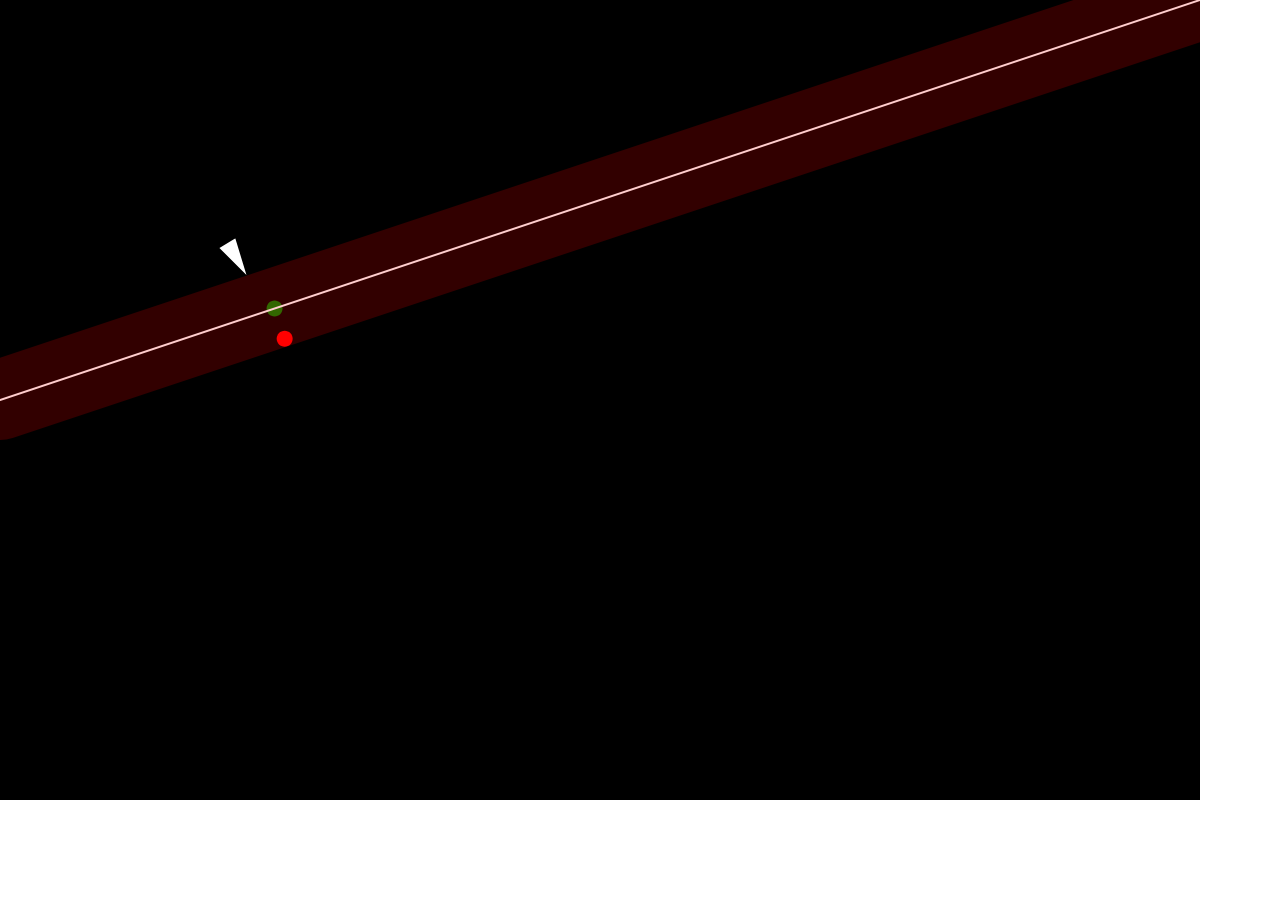
<file: 5-2-PathFollowing/index.html>
<!DOCTYPE html>
<html lang="en">
  <head>
    <meta charset="utf-8" />
    <meta name="viewport" content="width=device-width, initial-scale=1.0">

    <title>Sketch</title>

    <link rel="stylesheet" type="text/css" href="style.css">

    <script src="libraries/p5.min.js"></script>
    <script src="libraries/p5.sound.min.js"></script>
    <script src="path.js"></script>
    <script src="vehicle.js"></script>
    <script src="sketch.js"></script>
  </head>
  <body>
    <!-- Pas besoin de déclarer un canvas pour dessiner en P5.js -->
  </body>
</html>
</file>
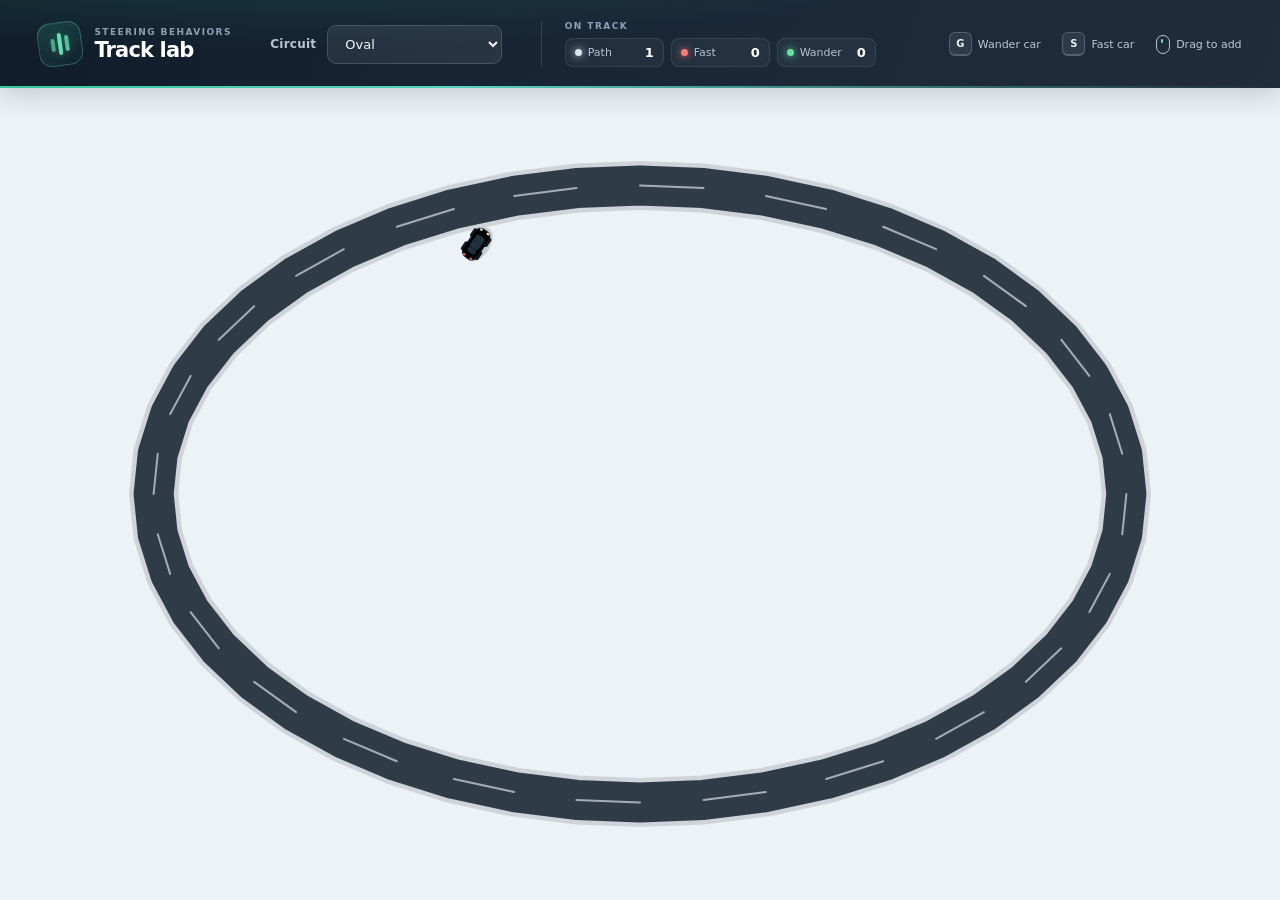
<file: 5-3-PathFollowingComplex/index.html>
<!DOCTYPE html>
<html lang="en">
  <head>
    <meta charset="utf-8" />
    <meta name="viewport" content="width=device-width, initial-scale=1.0">

    <title>Path Following Circuits</title>

    <link rel="stylesheet" type="text/css" href="style.css">

    <script src="libraries/p5.min.js"></script>
    <script src="path.js"></script>
    <script src="vehicle.js"></script>
    <script src="car-renderer.js"></script>
    <script src="path-following-vehicle.js"></script>
    <script src="fast-vehicle.js"></script>
    <script src="wander-vehicle.js"></script>
    <script src="sketch.js"></script>
  </head>
  <body>
    <header class="header">
      <div class="brand">
        <div class="brand-mark" aria-hidden="true"><span></span><span></span><span></span></div>
        <div>
          <p class="eyebrow">STEERING BEHAVIORS</p>
          <h1>Track lab</h1>
        </div>
      </div>

      <div class="circuit-control">
        <label for="circuit-select">Circuit</label>
        <select id="circuit-select">
          <option value="oval">Oval</option>
          <option value="figure-eight">Figure eight</option>
          <option value="clover">Clover</option>
          <option value="rounded">Rounded square</option>
          <option value="winding">Winding</option>
        </select>
      </div>

      <div class="fleet">
        <p class="section-label">ON TRACK</p>
        <ul class="vehicle-counts" aria-label="Vehicle counts" aria-live="polite">
          <li class="count-path"><span class="vehicle-dot" aria-hidden="true"></span><span class="count-label">Path</span><span class="count-value" id="path-count">0</span></li>
          <li class="count-fast"><span class="vehicle-dot" aria-hidden="true"></span><span class="count-label">Fast</span><span class="count-value" id="fast-count">0</span></li>
          <li class="count-wander"><span class="vehicle-dot" aria-hidden="true"></span><span class="count-label">Wander</span><span class="count-value" id="wander-count">0</span></li>
        </ul>
      </div>

      <div class="help" aria-label="Controls">
        <span class="help-item"><kbd>G</kbd> Wander car</span>
        <span class="help-item"><kbd>S</kbd> Fast car</span>
        <span class="help-item"><span class="mouse-icon" aria-hidden="true"></span>Drag to add</span>
      </div>
    </header>
    <main id="canvas-container" aria-label="Vehicle track simulation"></main>
  </body>
</html>
</file>
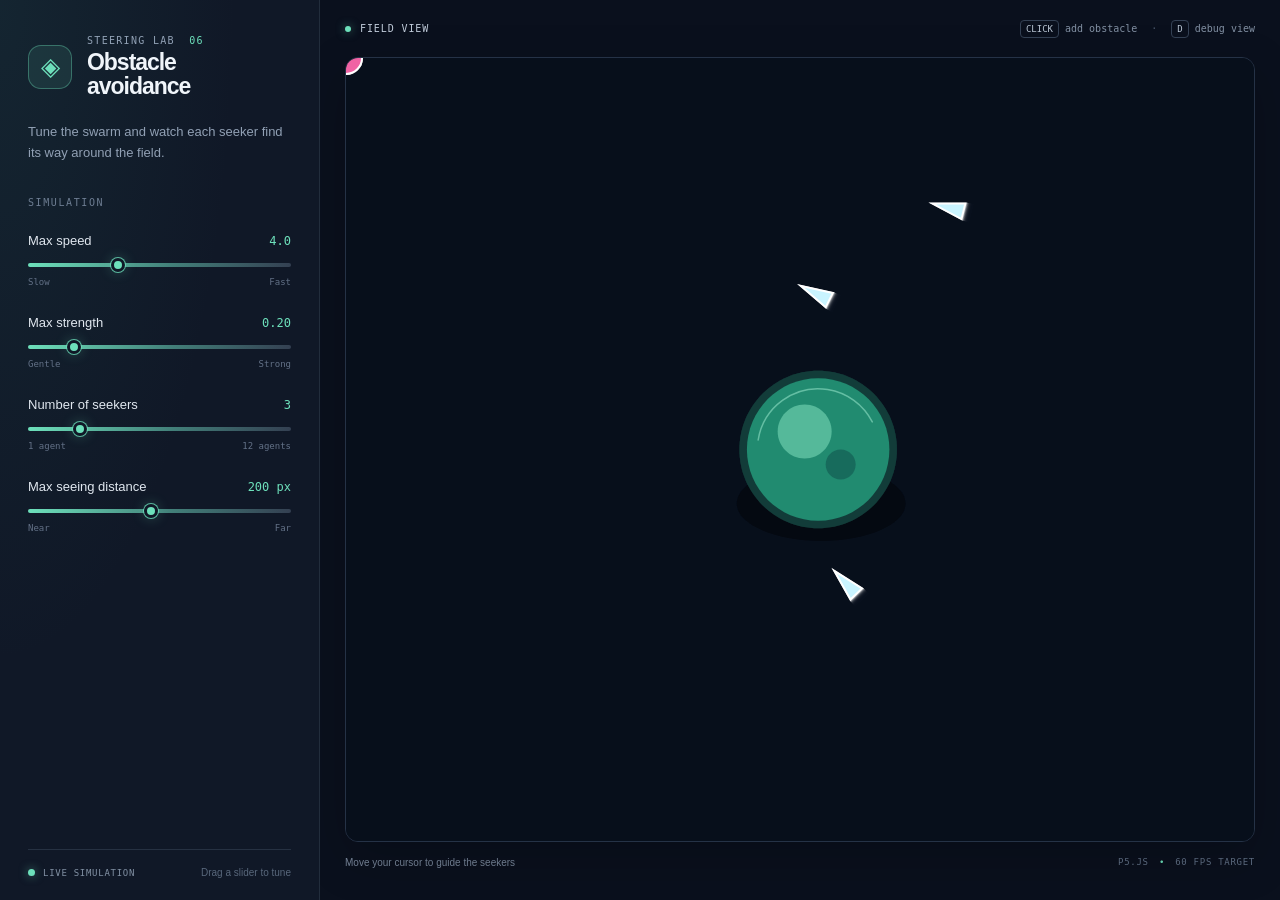
<file: 6-ObstacleAvoidance/index.html>
<!DOCTYPE html>
<html lang="en">
  <head>
    <meta charset="utf-8" />
    <meta name="viewport" content="width=device-width, initial-scale=1.0">

    <title>Obstacle avoidance · Steering lab</title>

    <link rel="stylesheet" type="text/css" href="style.css">

    <script src="libraries/p5.min.js"></script>
    <script src="vehicle.js"></script>
    <script src="obstacle.js"></script>
    <script src="seeker.js"></script>
    <script src="sketch.js"></script>
  </head>
  <body>
    <main class="app-shell">
      <aside class="sidebar" aria-label="Simulation controls">
        <header class="brand">
          <div class="brand-mark" aria-hidden="true">◈</div>
          <div>
            <p class="eyebrow">STEERING LAB <span>06</span></p>
            <h1>Obstacle<br>avoidance</h1>
          </div>
        </header>

        <p class="intro">Tune the swarm and watch each seeker find its way around the field.</p>

        <section class="controls" aria-labelledby="controls-title">
          <h2 id="controls-title">SIMULATION</h2>
          <label class="control" for="speed-control">
            <span class="control-heading"><span>Max speed</span><output id="speed-value">4.0</output></span>
            <input id="speed-control" type="range" min="1" max="10" step="0.5" value="4">
            <span class="range-hint"><span>Slow</span><span>Fast</span></span>
          </label>

          <label class="control" for="strength-control">
            <span class="control-heading"><span>Max strength</span><output id="strength-value">0.20</output></span>
            <input id="strength-control" type="range" min="0.05" max="1" step="0.05" value="0.2">
            <span class="range-hint"><span>Gentle</span><span>Strong</span></span>
          </label>

          <label class="control" for="seeker-control">
            <span class="control-heading"><span>Number of seekers</span><output id="seeker-value">3</output></span>
            <input id="seeker-control" type="range" min="1" max="12" step="1" value="3">
            <span class="range-hint"><span>1 agent</span><span>12 agents</span></span>
          </label>

          <label class="control" for="vision-control">
            <span class="control-heading"><span>Max seeing distance</span><output id="vision-value">200 px</output></span>
            <input id="vision-control" type="range" min="60" max="360" step="10" value="200">
            <span class="range-hint"><span>Near</span><span>Far</span></span>
          </label>
        </section>

        <div class="sidebar-footer">
          <div class="status-dot"></div>
          <span>LIVE SIMULATION</span>
          <span class="footer-note">Drag a slider to tune</span>
        </div>
      </aside>

      <section class="simulation" aria-label="Obstacle avoidance simulation">
        <div class="simulation-header">
          <div><span class="live-dot"></span> FIELD VIEW</div>
          <p><span class="key-hint">CLICK</span> add obstacle <span class="separator">·</span> <span class="key-hint">D</span> debug view</p>
        </div>
        <div id="canvas-wrap" class="canvas-wrap"></div>
        <div class="simulation-footer">
          <span>Move your cursor to guide the seekers</span>
          <span class="coordinate-label">P5.JS <span>•</span> 60 FPS TARGET</span>
        </div>
      </section>
    </main>
  </body>
</html>
</file>
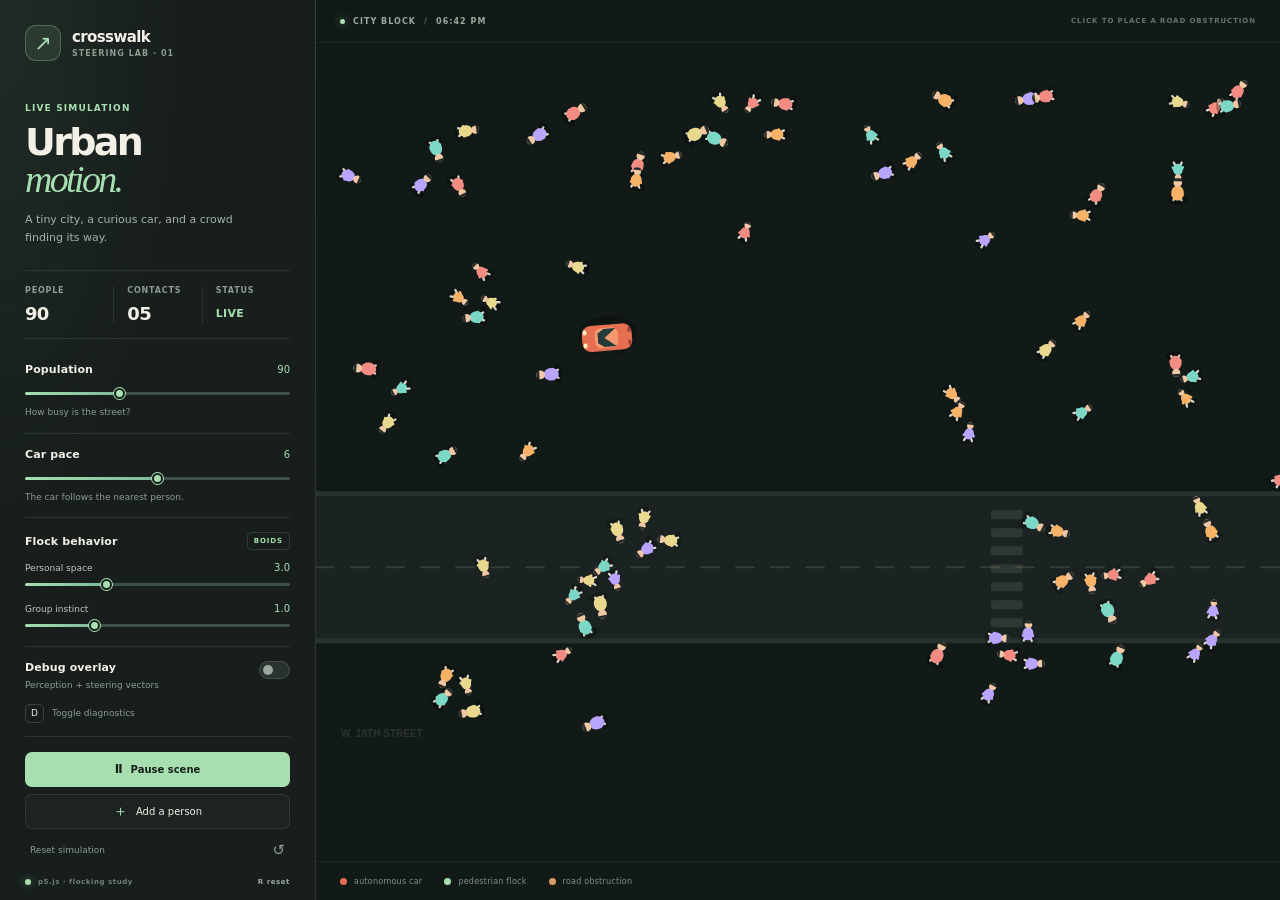
<file: 7-Boids/index.html>
<!DOCTYPE html>
<html lang="en">
  <head>
    <meta charset="utf-8" />
    <meta name="viewport" content="width=device-width, initial-scale=1.0" />
    <meta name="theme-color" content="#101615" />
    <title>Crosswalk — Steering Behaviours</title>
    <link rel="stylesheet" href="style.css" />
    <script src="libraries/p5.min.js"></script>
    <script src="boids.js"></script>
    <script src="obstacle.js"></script>
    <script src="collision.js"></script>
    <script src="sketch.js"></script>
  </head>
  <body>
    <aside class="sidebar">
      <a class="brand" href="#" aria-label="Crosswalk simulation home">
        <span class="brand-mark" aria-hidden="true">↗</span>
        <span>
          <strong>crosswalk</strong>
          <small>STEERING LAB · 01</small>
        </span>
      </a>

      <section class="intro">
        <p class="eyebrow">LIVE SIMULATION</p>
        <h1>Urban<br /><em>motion.</em></h1>
        <p class="intro-copy">A tiny city, a curious car, and a crowd finding its way.</p>
      </section>

      <section class="metrics" aria-label="Simulation statistics">
        <div class="metric"><span>PEOPLE</span><strong id="people-count">0</strong></div>
        <div class="metric"><span>CONTACTS</span><strong id="contact-count">0</strong></div>
        <div class="metric"><span>STATUS</span><strong id="run-status">LIVE</strong></div>
      </section>

      <section class="control-section">
        <div class="section-heading">
          <h2>Population</h2>
          <output id="population-value">90</output>
        </div>
        <input id="population" type="range" min="20" max="220" value="90" step="10" />
        <p class="hint">How busy is the street?</p>
      </section>

      <section class="control-section">
        <div class="section-heading"><h2>Car pace</h2><output id="pace-value">6</output></div>
        <input id="pace" type="range" min="2" max="10" value="6" step="1" />
        <p class="hint">The car follows the nearest person.</p>
      </section>

      <section class="control-section">
        <div class="section-heading"><h2>Flock behavior</h2><span class="tag">BOIDS</span></div>
        <label class="slider-row" for="separation">
          <span>Personal space</span><output id="separation-value">3.0</output>
        </label>
        <input id="separation" type="range" min="0" max="10" value="3" step="0.5" />
        <label class="slider-row second" for="cohesion">
          <span>Group instinct</span><output id="cohesion-value">1.0</output>
        </label>
        <input id="cohesion" type="range" min="0" max="4" value="1" step="0.2" />
      </section>

      <section class="control-section debug-section">
        <div class="section-heading">
          <div><h2>Debug overlay</h2><p class="hint">Perception + steering vectors</p></div>
          <label class="switch" aria-label="Toggle debug overlay">
            <input id="debug-toggle" type="checkbox" />
            <span class="switch-track"></span>
          </label>
        </div>
        <div class="key-hint"><kbd>D</kbd><span>Toggle diagnostics</span></div>
      </section>

      <div class="actions">
        <button id="pause-button" class="button button-primary" type="button"><span>Ⅱ</span> Pause scene</button>
        <button id="add-person-button" class="button button-quiet" type="button"><span>＋</span> Add a person</button>
        <button id="reset-button" class="reset-button" type="button">Reset simulation <span>↺</span></button>
      </div>

      <footer><span class="live-dot"></span> p5.js · flocking study <span class="footer-key">R reset</span></footer>
    </aside>

    <main class="stage" aria-label="Animated city simulation">
      <div class="stage-top">
        <span class="scene-label"><span class="live-dot"></span> CITY BLOCK <span class="separator">/</span> 06:42 PM</span>
        <span class="stage-note">CLICK TO PLACE A ROAD OBSTRUCTION</span>
      </div>
      <div id="world"></div>
      <div class="stage-bottom">
        <span><i class="legend-car"></i> autonomous car</span>
        <span><i class="legend-person"></i> pedestrian flock</span>
        <span><i class="legend-obstacle"></i> road obstruction</span>
      </div>
    </main>
  </body>
</html>
</file>
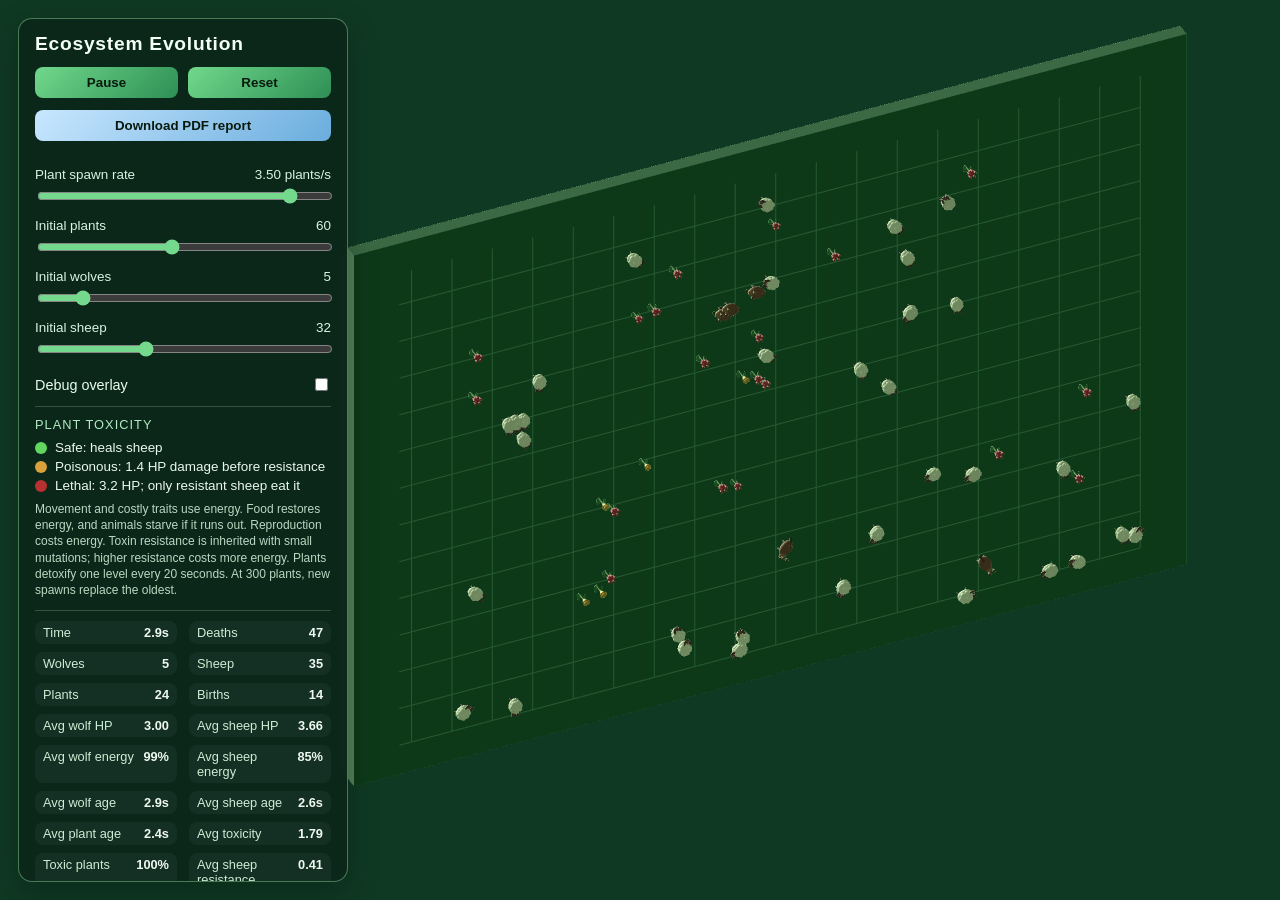
<file: Ecosystem-evolved/index.html>
<!DOCTYPE html>
<html lang="en">
  <head>
    <meta charset="utf-8" />
    <meta name="viewport" content="width=device-width, initial-scale=1.0">

    <title>Ecosystem Evolution</title>

    <link rel="stylesheet" type="text/css" href="style.css">

    <script src="libraries/p5.min.js"></script>
    <script src="libraries/p5.sound.min.js"></script>
    <script src="vehicle.js"></script>
    <script src="ecosystemConfig.js"></script>
    <script src="ecosystemRules.js"></script>
    <script src="sheepSteering.js"></script>
    <script src="ecosystemReport.js"></script>
    <script src="world3d.js"></script>
    <script src="sketch.js"></script>
  </head>
  <body>
    <!-- Pas besoin de déclarer un canvas pour dessiner en P5.js -->
  </body>
</html>
</file>
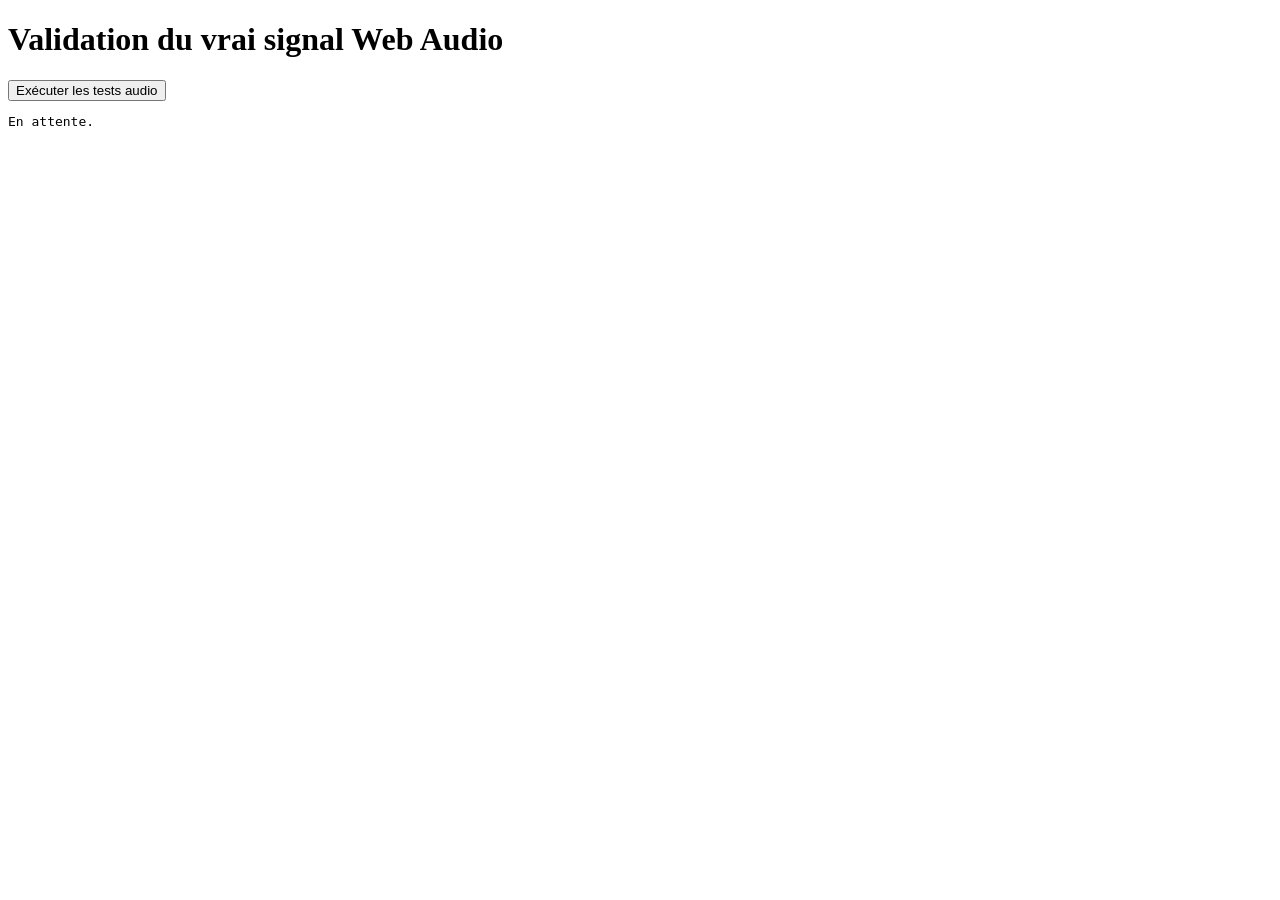
<file: 1-Seek/tests/audio-browser.html>
<!doctype html>
<html lang="fr"><meta charset="utf-8"><title>Validation audio Seek</title>
<script src="../audio.js"></script>
<body><h1>Validation du vrai signal Web Audio</h1>
<button id="run">Exécuter les tests audio</button><pre id="results">En attente.</pre>
<script>
const results = document.getElementById('results');
const check = (condition, message) => {
  if (!condition) throw new Error(message);
  results.textContent += '\nOK — ' + message;
};
const rms = data => Math.sqrt(data.reduce((sum, value) => sum + value * value, 0) / data.length);
const wait = ms => new Promise(resolve => setTimeout(resolve, ms));
async function render(cutoff, pitch = 180, fmRate = 3, mute = false) {
  const context = new OfflineAudioContext(1, 44100, 44100);
  const audio = new PsychedelicAudio();
  audio.build(context);
  audio.filter.frequency.value = cutoff;
  audio.carrier.frequency.value = pitch;
  audio.harmony.frequency.value = pitch * 1.5;
  audio.modulator.frequency.value = fmRate;
  if (mute) audio.silence(0.5);
  const buffer = await context.startRendering();
  return buffer.getChannelData(0);
}
document.getElementById('run').addEventListener('click', async () => {
  const button = document.getElementById('run');
  button.disabled = true;
  results.textContent = 'Tests en cours…';
  const audio = new PsychedelicAudio();
  try {
    // Activation depuis ce clic pour respecter les règles d'autoplay.
    await audio.start();
    await wait(150);
    const samples = new Float32Array(audio.outputAnalyser.fftSize);
    audio.outputAnalyser.getFloatTimeDomainData(samples);
    check(rms(samples) > 0.001, 'Activation : un signal audio est réellement présent');
    const modulation = [];
    for (let i = 0; i < 4; i++) {
      modulation.push(audio.modulation());
      await wait(60);
    }
    check(Math.max(...modulation) - Math.min(...modulation) > 0.1,
      'Couleurs : le signal FM mesuré varie réellement dans le temps');
    const oldContext = audio.context;
    const oldAnalyser = audio.outputAnalyser;
    await audio.stop();
    check(oldContext.state === 'closed', 'Arrêt : le contexte est fermé');
    await wait(100);
    oldAnalyser.getFloatTimeDomainData(samples);
    check(!audio.running && audio.nodes.length === 0 && audio.context === null,
      'Arrêt : aucun graphe ni source conservés');
    await audio.start();
    check(audio.context !== oldContext && audio.context.state === 'running', 'Redémarrage : nouveau contexte sans ancienne nappe');
    await audio.stop();
    const muted = await render(8000, 180, 3, true);
    const before = rms(muted.slice(4410, 17640));
    const after = rms(muted.slice(26460));
    check(before > 0.001 && after < 0.000001, `Mix complet : RMS actif ${before.toFixed(6)}, coupé ${after.toFixed(6)}`);
    const dark = rms((await render(120)).slice(22050));
    const bright = rms((await render(8000)).slice(22050));
    check(bright > dark * 1.5, `Filtre audible : RMS cutoff 120 Hz ${dark.toFixed(5)}, 8000 Hz ${bright.toFixed(5)}`);
    const low = await render(8000, 90);
    const high = await render(8000, 360);
    const crossings = data => {
      let count = 0;
      for (let i = 22051; i < data.length; i++) if (data[i - 1] <= 0 && data[i] > 0) count++;
      return count;
    };
    check(crossings(high) > crossings(low) * 2, 'Pitch : fréquence du signal nettement différente entre haut et bas');
    const slow = await render(8000, 180, 1);
    const fast = await render(8000, 180, 10);
    check(rms(slow.map((v, i) => v - fast[i])) > 0.001, 'FM : signaux différents à 1 Hz et 10 Hz');
    results.textContent += '\nTERMINÉ — Tous les tests Web Audio passent.';
  } catch (error) {
    results.textContent += '\nÉCHEC — ' + error.message;
  } finally {
    await audio.stop();
    button.disabled = false;
  }
});
</script></body></html>
</file>
<file: 5-2-PathFollowing/style.css>
html, body {
  margin: 0;
  padding: 0;
}

canvas {
  display: block;
}
</file>
<file: 5-3-PathFollowingComplex/style.css>
html, body {
  margin: 0;
  padding: 0;
  width: 100%;
  height: 100%;
  overflow: hidden;
  font-family: Inter, ui-sans-serif, system-ui, -apple-system, BlinkMacSystemFont, "Segoe UI", sans-serif;
}

body {
  display: flex;
  flex-direction: column;
  background: #edf2f7;
}

.header {
  box-sizing: border-box;
  position: relative;
  z-index: 1;
  display: flex;
  flex: 0 0 auto;
  align-items: center;
  gap: clamp(18px, 3vw, 44px);
  min-height: 88px;
  padding: 14px clamp(18px, 3vw, 42px);
  color: #f8fafc;
  background:
    radial-gradient(ellipse at 15% -50%, rgba(32, 139, 112, 0.28), transparent 50%),
    linear-gradient(110deg, #111c2a 0%, #1a2838 58%, #202c3a 100%);
  box-shadow: 0 8px 24px rgba(19, 34, 50, 0.18);
}

.header::after {
  position: absolute;
  right: 0;
  bottom: 0;
  left: 0;
  height: 2px;
  background: linear-gradient(90deg, #35c69a, #57d1bd 36%, rgba(87, 209, 189, 0));
  content: "";
}

.brand {
  display: flex;
  flex: 0 0 auto;
  align-items: center;
  gap: 12px;
}

.brand-mark {
  display: flex;
  width: 42px;
  height: 42px;
  align-items: center;
  justify-content: center;
  gap: 3px;
  border: 1px solid rgba(112, 228, 194, 0.28);
  border-radius: 13px;
  background: linear-gradient(145deg, rgba(53, 198, 154, 0.18), rgba(53, 198, 154, 0.04));
  box-shadow: inset 0 1px rgba(255, 255, 255, 0.08);
  transform: rotate(-8deg);
}

.brand-mark span {
  width: 4px;
  border-radius: 4px;
  background: #67e0b7;
  box-shadow: 0 0 10px rgba(103, 224, 183, 0.38);
}

.brand-mark span:nth-child(1) { height: 13px; opacity: 0.65; }
.brand-mark span:nth-child(2) { height: 22px; }
.brand-mark span:nth-child(3) { height: 16px; opacity: 0.8; }

.eyebrow,
.section-label {
  margin: 0;
  color: #8ea1b5;
  font-size: 9px;
  font-weight: 750;
  letter-spacing: 0.16em;
}

.brand h1 {
  margin: 3px 0 0;
  color: #fff;
  font-size: 21px;
  font-weight: 680;
  letter-spacing: -0.04em;
  line-height: 1;
}

.circuit-control {
  display: flex;
  flex: 0 0 auto;
  align-items: center;
  gap: 11px;
}

.circuit-control label {
  color: #b7c4d1;
  font-size: 12px;
  font-weight: 650;
  letter-spacing: 0.02em;
}

.circuit-control select {
  min-width: 174px;
  padding: 10px 34px 10px 13px;
  border: 1px solid rgba(185, 204, 221, 0.2);
  border-radius: 9px;
  outline: none;
  color: #f3f7fb;
  background-color: rgba(255, 255, 255, 0.075);
  font: inherit;
  font-size: 13px;
  cursor: pointer;
  transition: border-color 160ms ease, background-color 160ms ease, box-shadow 160ms ease;
}

.circuit-control select:hover {
  border-color: rgba(103, 224, 183, 0.52);
  background-color: rgba(255, 255, 255, 0.11);
}

.circuit-control select:focus-visible {
  border-color: #67e0b7;
  box-shadow: 0 0 0 3px rgba(103, 224, 183, 0.16);
}

.circuit-control option {
  color: #172333;
}

.fleet {
  display: flex;
  flex: 0 0 auto;
  flex-direction: column;
  gap: 7px;
  padding-left: clamp(12px, 1.8vw, 24px);
  border-left: 1px solid rgba(185, 204, 221, 0.16);
}

.vehicle-counts {
  display: flex;
  gap: 7px;
  margin: 0;
  padding: 0;
  list-style: none;
}

.vehicle-counts li {
  display: flex;
  min-width: 79px;
  align-items: center;
  gap: 6px;
  padding: 6px 9px;
  border: 1px solid rgba(185, 204, 221, 0.12);
  border-radius: 8px;
  background: rgba(255, 255, 255, 0.045);
}

.vehicle-dot {
  width: 7px;
  height: 7px;
  flex: 0 0 auto;
  border-radius: 50%;
  box-shadow: 0 0 9px currentColor;
}

.count-path .vehicle-dot { color: #dbe5ef; background: #dbe5ef; }
.count-fast .vehicle-dot { color: #ff7777; background: #ff7777; }
.count-wander .vehicle-dot { color: #67e0a0; background: #67e0a0; }

.count-label {
  color: #b6c3d0;
  font-size: 11px;
}

.count-value {
  margin-left: auto;
  color: #fff;
  font-size: 13px;
  font-variant-numeric: tabular-nums;
  font-weight: 700;
}

.help {
  display: flex;
  flex: 1 1 auto;
  align-items: center;
  justify-content: flex-end;
  gap: clamp(9px, 1.7vw, 22px);
  min-width: max-content;
  margin: 0 0 0 auto;
  color: #bdc9d5;
  font-size: 11px;
}

.help-item {
  display: inline-flex;
  align-items: center;
  gap: 6px;
}

kbd {
  display: inline-grid;
  width: 21px;
  height: 21px;
  place-items: center;
  border: 1px solid rgba(203, 218, 231, 0.23);
  border-bottom-width: 2px;
  border-radius: 6px;
  color: #e7f0f7;
  background: rgba(255, 255, 255, 0.08);
  font: inherit;
  font-size: 10px;
  font-weight: 750;
}

.mouse-icon {
  position: relative;
  width: 12px;
  height: 17px;
  border: 1.5px solid #b9c8d5;
  border-radius: 7px;
}

.mouse-icon::after {
  position: absolute;
  top: 3px;
  left: 4px;
  width: 2px;
  height: 4px;
  border-radius: 2px;
  background: #67e0b7;
  content: "";
}

#canvas-container {
  position: relative;
  flex: 1 1 auto;
  min-height: 0;
  background-color: #edf2f7;
  background-image:
    radial-gradient(ellipse at 50% 45%, rgba(255, 255, 255, 0.8), transparent 68%),
    linear-gradient(rgba(65, 87, 108, 0.035) 1px, transparent 1px),
    linear-gradient(90deg, rgba(65, 87, 108, 0.035) 1px, transparent 1px);
  background-size: auto, 32px 32px, 32px 32px;
}

canvas {
  display: block;
  width: 100%;
  height: 100%;
}

@media (max-width: 1100px) {
  .header {
    flex-wrap: wrap;
    gap: 14px 22px;
    padding: 13px 20px;
  }

  .help {
    flex-basis: 100%;
    justify-content: flex-start;
    margin-left: 0;
  }
}

@media (max-width: 620px) {
  html, body {
    overflow: auto;
  }

  .header {
    align-items: flex-start;
    gap: 14px;
    padding: 14px 16px 16px;
  }

  .brand {
    width: 100%;
  }

  .circuit-control {
    flex: 1 1 100%;
  }

  .circuit-control select {
    flex: 1 1 auto;
  }

  .fleet {
    width: 100%;
    padding-left: 0;
    border-left: 0;
  }

  .vehicle-counts li {
    flex: 1 1 0;
    min-width: 0;
  }

  .help {
    flex-wrap: wrap;
    gap: 10px 16px;
  }

  #canvas-container {
    min-height: 55vh;
  }
}

#controls { display: flex; flex-wrap: wrap; align-items: center; gap: 10px;
  padding: 12px; background: #20252d; color: white; font: 15px system-ui, sans-serif; }
#controls output { min-width: 32px; }
</file>
<file: 6-ObstacleAvoidance/style.css>
:root {
  color-scheme: dark;
  font-family: "Segoe UI", sans-serif;
  background: #0a101d;
  color: #f0f5fa;
  font-synthesis: none;
  text-rendering: optimizeLegibility;
  -webkit-font-smoothing: antialiased;
  --muted: #8190a5;
  --mint: #6de0bb;
}

* {
  box-sizing: border-box;
}

html,
body {
  width: 100%;
  min-width: 320px;
  height: 100%;
  margin: 0;
}

body {
  overflow: hidden;
}

.app-shell {
  display: flex;
  width: 100%;
  height: 100vh;
  min-height: 520px;
  background: #0a101d;
}

.sidebar {
  position: relative;
  z-index: 1;
  display: flex;
  flex: 0 0 320px;
  flex-direction: column;
  padding: 35px 28px 22px;
  border-right: 1px solid #222d3c;
  background:
    radial-gradient(ellipse at 0 0, rgba(39, 94, 92, 0.19), transparent 52%),
    #101827;
}

.brand {
  display: flex;
  align-items: center;
  gap: 15px;
}

.brand-mark {
  display: grid;
  width: 44px;
  height: 44px;
  place-items: center;
  border: 1px solid rgba(109, 224, 187, 0.36);
  border-radius: 13px;
  background: rgba(109, 224, 187, 0.1);
  color: var(--mint);
  font-size: 25px;
}

.eyebrow,
.controls h2,
.sidebar-footer,
.simulation-header,
.simulation-footer,
.range-hint {
  font-family: Consolas, monospace;
}

.eyebrow {
  margin: 0 0 5px;
  color: #91a1b5;
  font-size: 10px;
  letter-spacing: 0.13em;
}

.eyebrow span {
  margin-left: 7px;
  color: var(--mint);
}

h1 {
  margin: 0;
  font-family: "Segoe UI", sans-serif;
  font-size: 23px;
  font-weight: 600;
  letter-spacing: -0.045em;
  line-height: 1.04;
}

.intro {
  margin: 22px 0 33px;
  color: #91a0b4;
  font-size: 13px;
  line-height: 1.65;
}

.controls h2 {
  margin: 0 0 25px;
  color: #6d7d92;
  font-size: 10px;
  font-weight: 500;
  letter-spacing: 0.16em;
}

.control {
  display: block;
  margin-bottom: 28px;
}

.control-heading {
  display: flex;
  align-items: baseline;
  justify-content: space-between;
  margin-bottom: 15px;
  color: #e0e7ef;
  font-size: 13px;
  font-weight: 500;
}

.control output {
  color: var(--mint);
  font-family: Consolas, monospace;
  font-size: 12px;
  font-variant-numeric: tabular-nums;
}

input[type="range"] {
  display: block;
  width: 100%;
  height: 4px;
  margin: 0;
  appearance: none;
  border-radius: 10px;
  outline: none;
  background: linear-gradient(90deg, #6de0bb 0%, #427f79 55%, #344052 100%);
  cursor: pointer;
}

input[type="range"]::-webkit-slider-thumb {
  width: 14px;
  height: 14px;
  appearance: none;
  border: 3px solid #101827;
  border-radius: 50%;
  background: var(--mint);
  box-shadow: 0 0 0 1px rgba(109, 224, 187, 0.78), 0 0 13px rgba(109, 224, 187, 0.3);
}

input[type="range"]::-moz-range-thumb {
  width: 9px;
  height: 9px;
  border: 3px solid #101827;
  border-radius: 50%;
  background: var(--mint);
  box-shadow: 0 0 0 1px rgba(109, 224, 187, 0.78), 0 0 13px rgba(109, 224, 187, 0.3);
}

input[type="range"]:focus-visible::-webkit-slider-thumb {
  box-shadow: 0 0 0 4px rgba(109, 224, 187, 0.2);
}

.range-hint {
  display: flex;
  justify-content: space-between;
  margin-top: 10px;
  color: #637187;
  font-size: 9px;
}

.sidebar-footer {
  display: flex;
  align-items: center;
  gap: 8px;
  margin-top: auto;
  padding-top: 17px;
  border-top: 1px solid #263142;
  color: #8291a4;
  font-size: 9px;
  letter-spacing: 0.08em;
}

.status-dot,
.live-dot {
  width: 7px;
  height: 7px;
  flex: none;
  border-radius: 50%;
  background: var(--mint);
  box-shadow: 0 0 10px rgba(109, 224, 187, 0.55);
}

.footer-note {
  margin-left: auto;
  color: #58677b;
  font-family: "Segoe UI", sans-serif;
  font-size: 10px;
  letter-spacing: 0;
}

.simulation {
  display: flex;
  min-width: 0;
  flex: 1;
  flex-direction: column;
  padding: 0 25px 18px;
  background: #0a101d;
}

.simulation-header,
.simulation-footer {
  display: flex;
  min-height: 57px;
  align-items: center;
  justify-content: space-between;
  color: #8b99ad;
  font-size: 10px;
  letter-spacing: 0.09em;
}

.simulation-header > div {
  display: flex;
  align-items: center;
  gap: 9px;
  color: #c1ccda;
}

.simulation-header p {
  margin: 0;
  color: #8290a3;
  letter-spacing: 0;
}

.live-dot {
  width: 6px;
  height: 6px;
}

.key-hint {
  display: inline-block;
  padding: 3px 5px;
  border: 1px solid #344154;
  border-radius: 4px;
  color: #bbc7d5;
  font-size: 9px;
}

.separator {
  padding: 0 8px;
  color: #49566a;
}

.canvas-wrap {
  position: relative;
  min-height: 0;
  flex: 1;
  overflow: hidden;
  border: 1px solid #253246;
  border-radius: 13px;
  background-color: #0d1523;
  background-image: radial-gradient(rgba(121, 148, 171, 0.16) 0.8px, transparent 0.8px);
  background-position: -5px -5px;
  background-size: 25px 25px;
  box-shadow: 0 16px 50px rgba(0, 0, 0, 0.2), inset 0 0 45px rgba(60, 100, 123, 0.035);
}

canvas {
  display: block;
}

.simulation-footer {
  min-height: 40px;
  color: #78869a;
  font-family: "Segoe UI", sans-serif;
  font-size: 10px;
  letter-spacing: 0;
}

.coordinate-label {
  color: #617086;
  font-family: Consolas, monospace;
  font-size: 9px;
  letter-spacing: 0.08em;
}

.coordinate-label span {
  padding: 0 4px;
  color: var(--mint);
}

@media (max-width: 760px) {
  body {
    overflow: auto;
  }

  .app-shell {
    height: auto;
    min-height: 100vh;
    flex-direction: column;
  }

  .sidebar {
    flex: none;
    padding: 24px 22px 18px;
    border-right: 0;
    border-bottom: 1px solid #222d3c;
  }

  .intro {
    max-width: 460px;
    margin: 13px 0 20px;
  }

  .controls {
    display: grid;
    grid-template-columns: repeat(2, minmax(0, 1fr));
    column-gap: 24px;
  }

  .controls h2 {
    grid-column: 1 / -1;
    margin-bottom: 17px;
  }

  .control {
    margin-bottom: 21px;
  }

  .sidebar-footer {
    margin-top: 4px;
  }

  .simulation {
    min-height: 55vh;
    padding: 0 14px 12px;
  }

  .simulation-header {
    min-height: 49px;
  }
}

@media (max-width: 420px) {
  .sidebar {
    padding-right: 18px;
    padding-left: 18px;
  }

  .controls {
    column-gap: 16px;
  }

  .simulation-header p {
    font-size: 0;
  }

  .simulation-header .key-hint {
    font-size: 9px;
  }

  .simulation-footer {
    font-size: 9px;
  }
}
</file>
<file: 7-Boids/style.css>
:root {
  color-scheme: dark;
  font-family: Inter, ui-sans-serif, system-ui, -apple-system, BlinkMacSystemFont, "Segoe UI", sans-serif;
  font-synthesis: none;
  text-rendering: optimizeLegibility;
  --ink: #f3f0e8;
  --muted: #8d9b91;
  --accent: #a7dfb1;
  --line: rgba(220, 235, 219, 0.1);
}

* {
  box-sizing: border-box;
}

html,
body {
  width: 100%;
  height: 100%;
  margin: 0;
  overflow: hidden;
  background: #101615;
  color: var(--ink);
}

body {
  display: flex;
}

.sidebar {
  z-index: 2;
  display: flex;
  flex: 0 0 316px;
  flex-direction: column;
  height: 100%;
  padding: 25px 25px 17px;
  overflow-y: auto;
  border-right: 1px solid var(--line);
  background:
    radial-gradient(ellipse at 0 0, rgba(102, 139, 106, 0.12), transparent 40%),
    #171e1c;
}

.brand {
  display: flex;
  align-items: center;
  gap: 11px;
  color: inherit;
  text-decoration: none;
}

.brand-mark {
  display: grid;
  width: 36px;
  height: 36px;
  place-items: center;
  border: 1px solid rgba(167, 223, 177, 0.28);
  border-radius: 11px;
  background: rgba(167, 223, 177, 0.1);
  color: var(--accent);
  font-size: 21px;
}

.brand strong,
.brand small {
  display: block;
}

.brand strong {
  font-size: 15px;
  letter-spacing: -0.04em;
}

.brand small,
.eyebrow,
.metric span,
.scene-label,
.stage-note,
.tag,
.sidebar footer {
  font-size: 9px;
  font-weight: 700;
  letter-spacing: 0.13em;
}

.brand small {
  margin-top: 3px;
  color: var(--muted);
  font-size: 8px;
}

.intro {
  margin: 42px 0 23px;
}

.eyebrow {
  margin: 0 0 11px;
  color: var(--accent);
}

h1 {
  margin: 0;
  font-size: 38px;
  font-weight: 650;
  letter-spacing: -0.07em;
  line-height: 0.97;
}

h1 em {
  color: var(--accent);
  font-family: Georgia, "Times New Roman", serif;
  font-weight: 400;
}

.intro-copy {
  max-width: 230px;
  margin: 13px 0 0;
  color: #a5b0a8;
  font-size: 11px;
  line-height: 1.65;
}

.metrics {
  display: grid;
  grid-template-columns: repeat(3, 1fr);
  margin-bottom: 10px;
  padding: 15px 0 14px;
  border-top: 1px solid var(--line);
  border-bottom: 1px solid var(--line);
}

.metric {
  display: grid;
  gap: 8px;
}

.metric + .metric {
  padding-left: 13px;
  border-left: 1px solid var(--line);
}

.metric span {
  color: var(--muted);
  font-size: 8px;
  letter-spacing: 0.1em;
}

.metric strong {
  font-size: 18px;
  font-weight: 550;
  letter-spacing: -0.04em;
}

#run-status {
  color: var(--accent);
  font-size: 11px;
  letter-spacing: 0.03em;
}

.control-section {
  padding: 14px 0 13px;
  border-bottom: 1px solid var(--line);
}

.section-heading,
.slider-row {
  display: flex;
  align-items: center;
  justify-content: space-between;
}

.section-heading h2 {
  margin: 0;
  font-size: 11px;
  font-weight: 600;
  letter-spacing: 0.01em;
}

.section-heading output,
.slider-row output {
  color: var(--accent);
  font-size: 10px;
  font-variant-numeric: tabular-nums;
}

input[type="range"] {
  display: block;
  width: 100%;
  height: 15px;
  margin: 10px 0 0;
  appearance: none;
  background: transparent;
  cursor: pointer;
}

input[type="range"]::-webkit-slider-runnable-track {
  height: 3px;
  border-radius: 5px;
  background: linear-gradient(90deg, #a7dfb1 0%, #7eb99a var(--range-progress, 50%), #3c5147 var(--range-progress, 50%), #3c5147 100%);
}

input[type="range"]::-moz-range-track {
  height: 3px;
  border-radius: 5px;
  background: #3c5147;
}

input[type="range"]::-moz-range-progress {
  height: 3px;
  border-radius: 5px;
  background: #a7dfb1;
}

input[type="range"]::-webkit-slider-thumb {
  width: 11px;
  height: 11px;
  margin-top: -4px;
  appearance: none;
  border: 2px solid #171e1c;
  border-radius: 50%;
  background: var(--accent);
  box-shadow: 0 0 0 1px var(--accent);
}

input[type="range"]::-moz-range-thumb {
  width: 8px;
  height: 8px;
  border: 2px solid #171e1c;
  border-radius: 50%;
  background: var(--accent);
  box-shadow: 0 0 0 1px var(--accent);
}

.hint {
  margin: 5px 0 0;
  color: var(--muted);
  font-size: 9px;
  line-height: 1.5;
}

.tag {
  padding: 4px 6px;
  border: 1px solid rgba(167, 223, 177, 0.17);
  border-radius: 4px;
  color: var(--accent);
  font-size: 7px;
}

.slider-row {
  margin-top: 12px;
  color: #c0c9c1;
  font-size: 9px;
}

.slider-row.second {
  margin-top: 11px;
}

.slider-row + input[type="range"] {
  margin-top: 4px;
}

.debug-section .section-heading {
  align-items: flex-start;
}

.switch {
  position: relative;
  display: inline-flex;
  flex: 0 0 auto;
  width: 31px;
  height: 18px;
  cursor: pointer;
}

.switch input {
  width: 0;
  height: 0;
  opacity: 0;
}

.switch-track {
  position: absolute;
  inset: 0;
  border: 1px solid #46514a;
  border-radius: 20px;
  background: #29322e;
  transition: 160ms ease;
}

.switch-track::before {
  position: absolute;
  top: 3px;
  left: 3px;
  width: 10px;
  height: 10px;
  border-radius: 50%;
  background: #9aa79c;
  content: "";
  transition: 160ms ease;
}

.switch input:checked + .switch-track {
  border-color: var(--accent);
  background: #58785e;
}

.switch input:checked + .switch-track::before {
  transform: translateX(13px);
  background: #f0f6e9;
}

.key-hint {
  display: flex;
  align-items: center;
  gap: 8px;
  margin-top: 11px;
  color: var(--muted);
  font-size: 9px;
}

kbd {
  display: grid;
  width: 19px;
  height: 19px;
  place-items: center;
  border: 1px solid #39443e;
  border-radius: 5px;
  color: var(--ink);
  font: inherit;
}

.actions {
  display: grid;
  gap: 7px;
  margin-top: 15px;
}

.button,
.reset-button {
  display: flex;
  align-items: center;
  justify-content: center;
  gap: 8px;
  width: 100%;
  min-height: 35px;
  border: 1px solid transparent;
  border-radius: 7px;
  color: var(--ink);
  font: inherit;
  font-size: 10px;
  cursor: pointer;
  transition: background 130ms ease, border-color 130ms ease, transform 130ms ease;
}

.button:hover,
.reset-button:hover {
  transform: translateY(-1px);
}

.button:disabled {
  border-color: transparent;
  background: #2b3530;
  color: #76847a;
  cursor: not-allowed;
  transform: none;
}

.button-primary {
  background: var(--accent);
  color: #152119;
  font-weight: 650;
}

.button-primary:hover {
  background: #b8e9c1;
}

.button-primary span {
  font-size: 12px;
}

.button-quiet {
  border-color: var(--line);
  background: rgba(255, 255, 255, 0.025);
}

.button-quiet:hover,
.reset-button:hover {
  border-color: rgba(167, 223, 177, 0.3);
}

.button-quiet span {
  color: var(--accent);
  font-size: 15px;
}

.reset-button {
  min-height: 28px;
  justify-content: space-between;
  padding: 0 4px;
  background: transparent;
  color: var(--muted);
  font-size: 9px;
}

.reset-button span {
  font-size: 15px;
}

.sidebar footer {
  display: flex;
  align-items: center;
  gap: 7px;
  margin-top: auto;
  padding-top: 14px;
  color: #718077;
  font-size: 7px;
  letter-spacing: 0.08em;
}

.live-dot {
  display: inline-block;
  width: 6px;
  height: 6px;
  border-radius: 50%;
  background: #a7dfb1;
  box-shadow: 0 0 9px rgba(167, 223, 177, 0.5);
}

.footer-key {
  margin-left: auto;
  color: #9ca89f;
}

.stage {
  position: relative;
  display: flex;
  min-width: 0;
  flex: 1;
  flex-direction: column;
  overflow: hidden;
  background: #121a18;
}

.stage-top,
.stage-bottom {
  z-index: 1;
  display: flex;
  align-items: center;
  justify-content: space-between;
  min-height: 43px;
  padding: 0 24px;
  color: #9ba99e;
  font-size: 8px;
  letter-spacing: 0.1em;
}

.stage-top {
  border-bottom: 1px solid rgba(220, 235, 219, 0.06);
}

.scene-label {
  display: flex;
  align-items: center;
  gap: 8px;
  font-size: 8px;
}

.scene-label .live-dot {
  width: 5px;
  height: 5px;
}

.separator {
  color: #536059;
}

.stage-note {
  color: #65736a;
  font-size: 7px;
}

#world {
  min-height: 0;
  flex: 1;
}

canvas {
  display: block;
}

.stage-bottom {
  justify-content: flex-start;
  gap: 22px;
  min-height: 39px;
  border-top: 1px solid rgba(220, 235, 219, 0.06);
  color: #829087;
  font-size: 8px;
  letter-spacing: 0.03em;
}

.stage-bottom span {
  display: flex;
  align-items: center;
  gap: 7px;
}

.stage-bottom i {
  display: inline-block;
  width: 7px;
  height: 7px;
  border-radius: 50%;
}

.legend-car {
  background: #e76f51;
}

.legend-person {
  background: #a7dfb1;
}

.legend-obstacle {
  background: #d99b62;
}

@media (max-width: 760px) {
  html,
  body {
    height: auto;
    min-height: 100%;
    overflow: auto;
  }

  body {
    min-height: 100vh;
    flex-direction: column;
  }

  .sidebar {
    flex: 0 0 auto;
    height: auto;
    max-height: 52vh;
    padding: 18px 20px 15px;
    border-right: 0;
    border-bottom: 1px solid var(--line);
  }

  .intro {
    margin: 22px 0 15px;
  }

  h1 {
    font-size: 32px;
  }

  .sidebar footer {
    margin-top: 14px;
  }

  .stage {
    min-height: 56vh;
  }

  .stage-top,
  .stage-bottom {
    padding-right: 14px;
    padding-left: 14px;
  }

  .stage-note {
    display: none;
  }

  .stage-bottom {
    gap: 12px;
    font-size: 7px;
  }
}
</file>
<file: Ecosystem-evolved/style.css>
html, body {
  margin: 0;
  padding: 0;
  width: 100%;
  height: 100%;
  overflow: hidden;
  font-family: "Segoe UI", Tahoma, sans-serif;
  background: #0c2d1d;
}

body {
  position: relative;
}

canvas {
  display: block;
  position: fixed;
  top: 0;
  left: 0;
  z-index: 0;
}

.panel {
  position: fixed;
  top: 18px;
  left: 18px;
  width: min(330px, calc(100vw - 36px));
  background: rgba(11, 36, 25, 0.82);
  border: 1px solid rgba(149, 223, 161, 0.45);
  border-radius: 14px;
  box-shadow: 0 10px 30px rgba(0, 0, 0, 0.25);
  color: #edf8f1;
  padding: 14px 16px 12px;
  z-index: 10;
  backdrop-filter: blur(8px);
  box-sizing: border-box;
  max-height: calc(100vh - 36px);
  overflow-y: auto;
}

.panel h2 {
  margin: 0 0 12px;
  font-size: 1.2rem;
  letter-spacing: 0.04em;
  color: #f4fff5;
}

.button-row {
  display: flex;
  gap: 10px;
  margin-bottom: 12px;
}

button {
  flex: 1;
  border: none;
  border-radius: 8px;
  background: linear-gradient(135deg, #70d88b, #2e8f55);
  color: #081a0d;
  font-weight: 700;
  padding: 8px 10px;
  cursor: pointer;
}

button:hover {
  filter: brightness(1.05);
}

.report-button {
  width: 100%;
  margin-bottom: 2px;
  background: linear-gradient(135deg, #c8e7ff, #6aaddd);
}

.report-status {
  min-height: 1em;
  margin: 4px 0 8px;
  color: #cdeed6;
  font-size: 0.75rem;
  line-height: 1.35;
}

.control-group {
  margin-bottom: 10px;
}

.label-row {
  display: flex;
  justify-content: space-between;
  align-items: center;
  margin-bottom: 4px;
  font-size: 0.84rem;
  color: #d9f4e3;
}

input[type="range"] {
  width: 100%;
  accent-color: #74d98d;
}

.toggle-row {
  display: flex;
  justify-content: space-between;
  align-items: center;
  margin: 14px 0 10px;
}

.checkbox-label {
  font-size: 0.9rem;
  color: #eafcf0;
}

.legend {
  margin-top: 12px;
  padding-top: 10px;
  border-top: 1px solid rgba(160, 220, 175, 0.25);
}

.legend-title {
  font-size: 0.8rem;
  letter-spacing: 0.08em;
  text-transform: uppercase;
  color: #b2ebc2;
  margin-bottom: 8px;
}

.legend-item {
  display: flex;
  align-items: center;
  gap: 8px;
  font-size: 0.84rem;
  margin-bottom: 4px;
  color: #ebf8ef;
}

.rule-note {
  margin: 8px 0 0;
  font-size: 0.75rem;
  line-height: 1.35;
  color: #b9d9c2;
}

.dot {
  width: 12px;
  height: 12px;
  border-radius: 50%;
  display: inline-block;
}

.dot.safe {
  background: #61d75f;
}

.dot.poisonous {
  background: #d8a13b;
}

.dot.lethal {
  background: #b6312f;
}

.stats-panel {
  margin-top: 12px;
  padding-top: 10px;
  border-top: 1px solid rgba(160, 220, 175, 0.25);
}

.stat-grid {
  display: grid;
  grid-template-columns: repeat(2, minmax(110px, 1fr));
  gap: 8px 12px;
  font-size: 0.8rem;
}

.stat-grid > div {
  display: flex;
  justify-content: space-between;
  gap: 8px;
  background: rgba(255, 255, 255, 0.04);
  border-radius: 8px;
  padding: 4px 8px;
}

.stat-label {
  color: #cdeed6;
}

@media (max-width: 720px) {
  .panel {
    width: min(300px, calc(100vw - 18px));
    top: 10px;
    left: 10px;
    padding: 12px 12px 10px;
  }

  .stat-grid {
    grid-template-columns: 1fr 1fr;
  }
}
</file>
